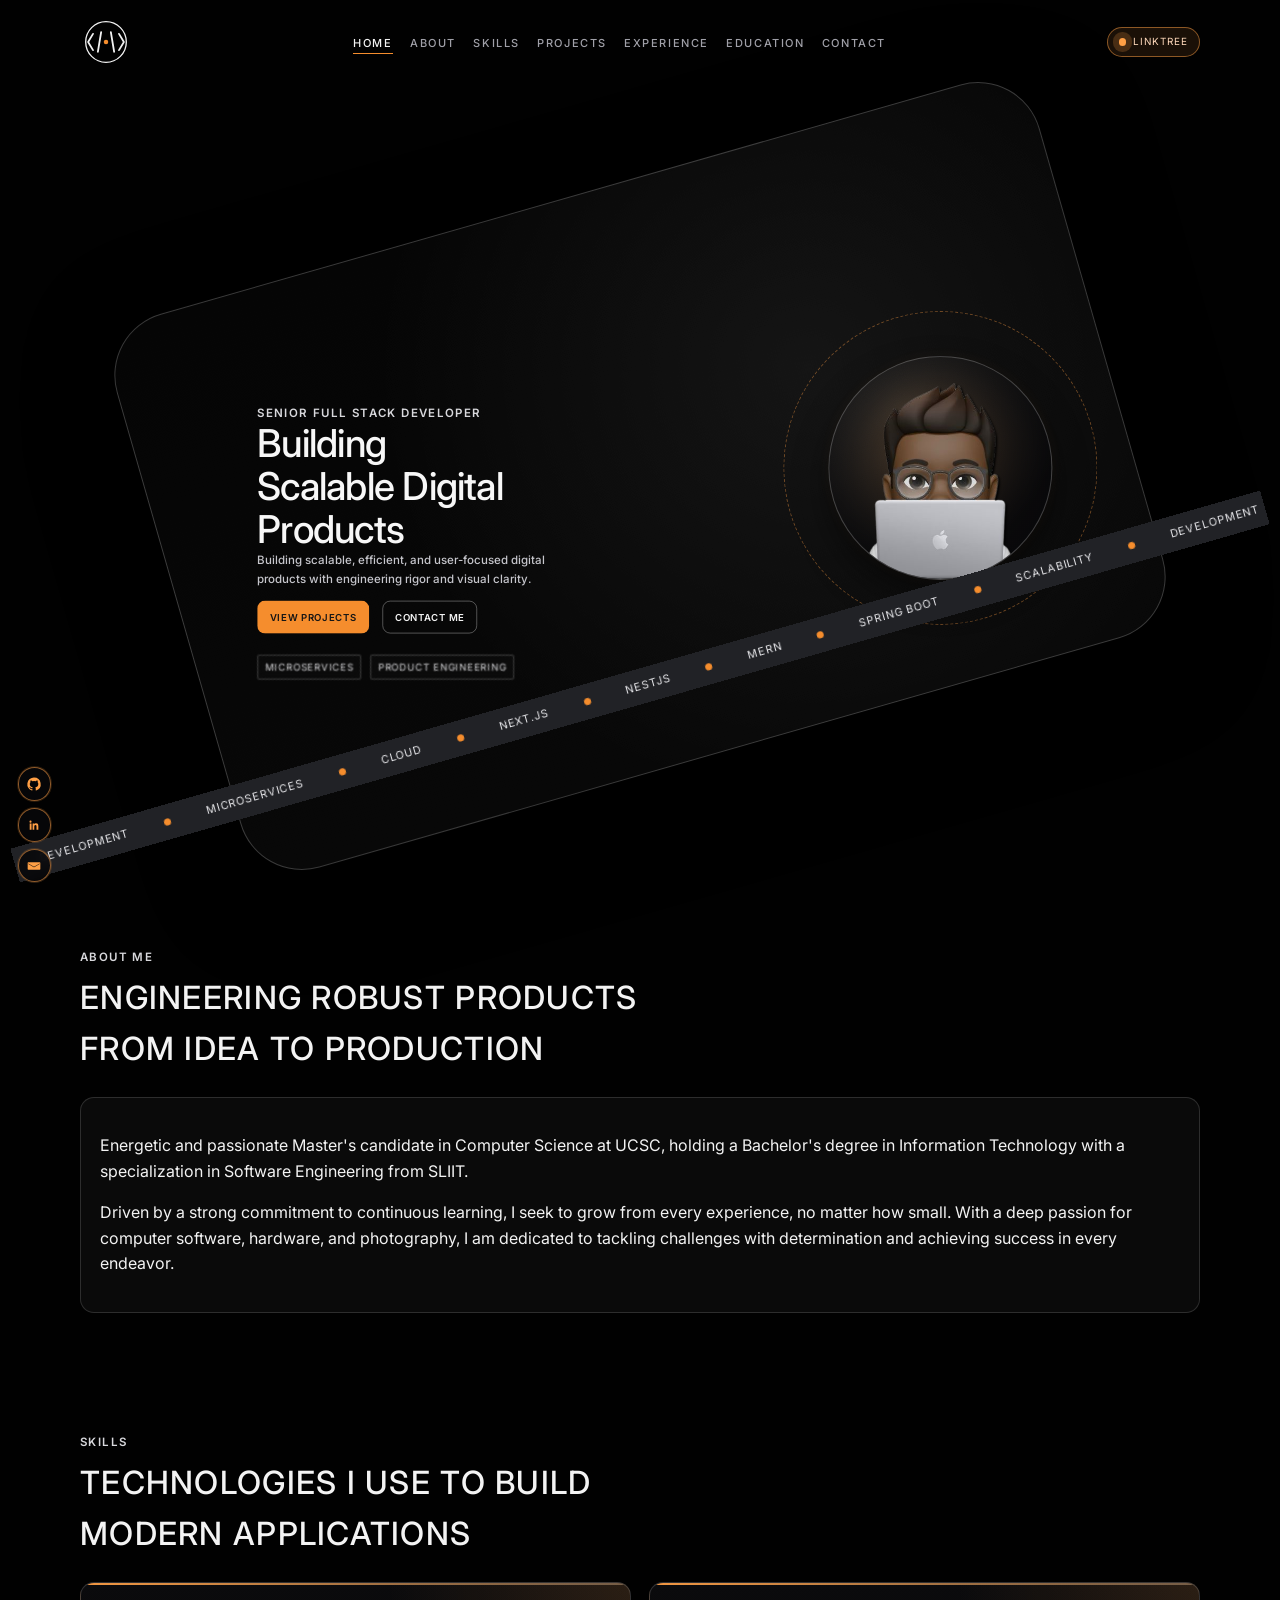
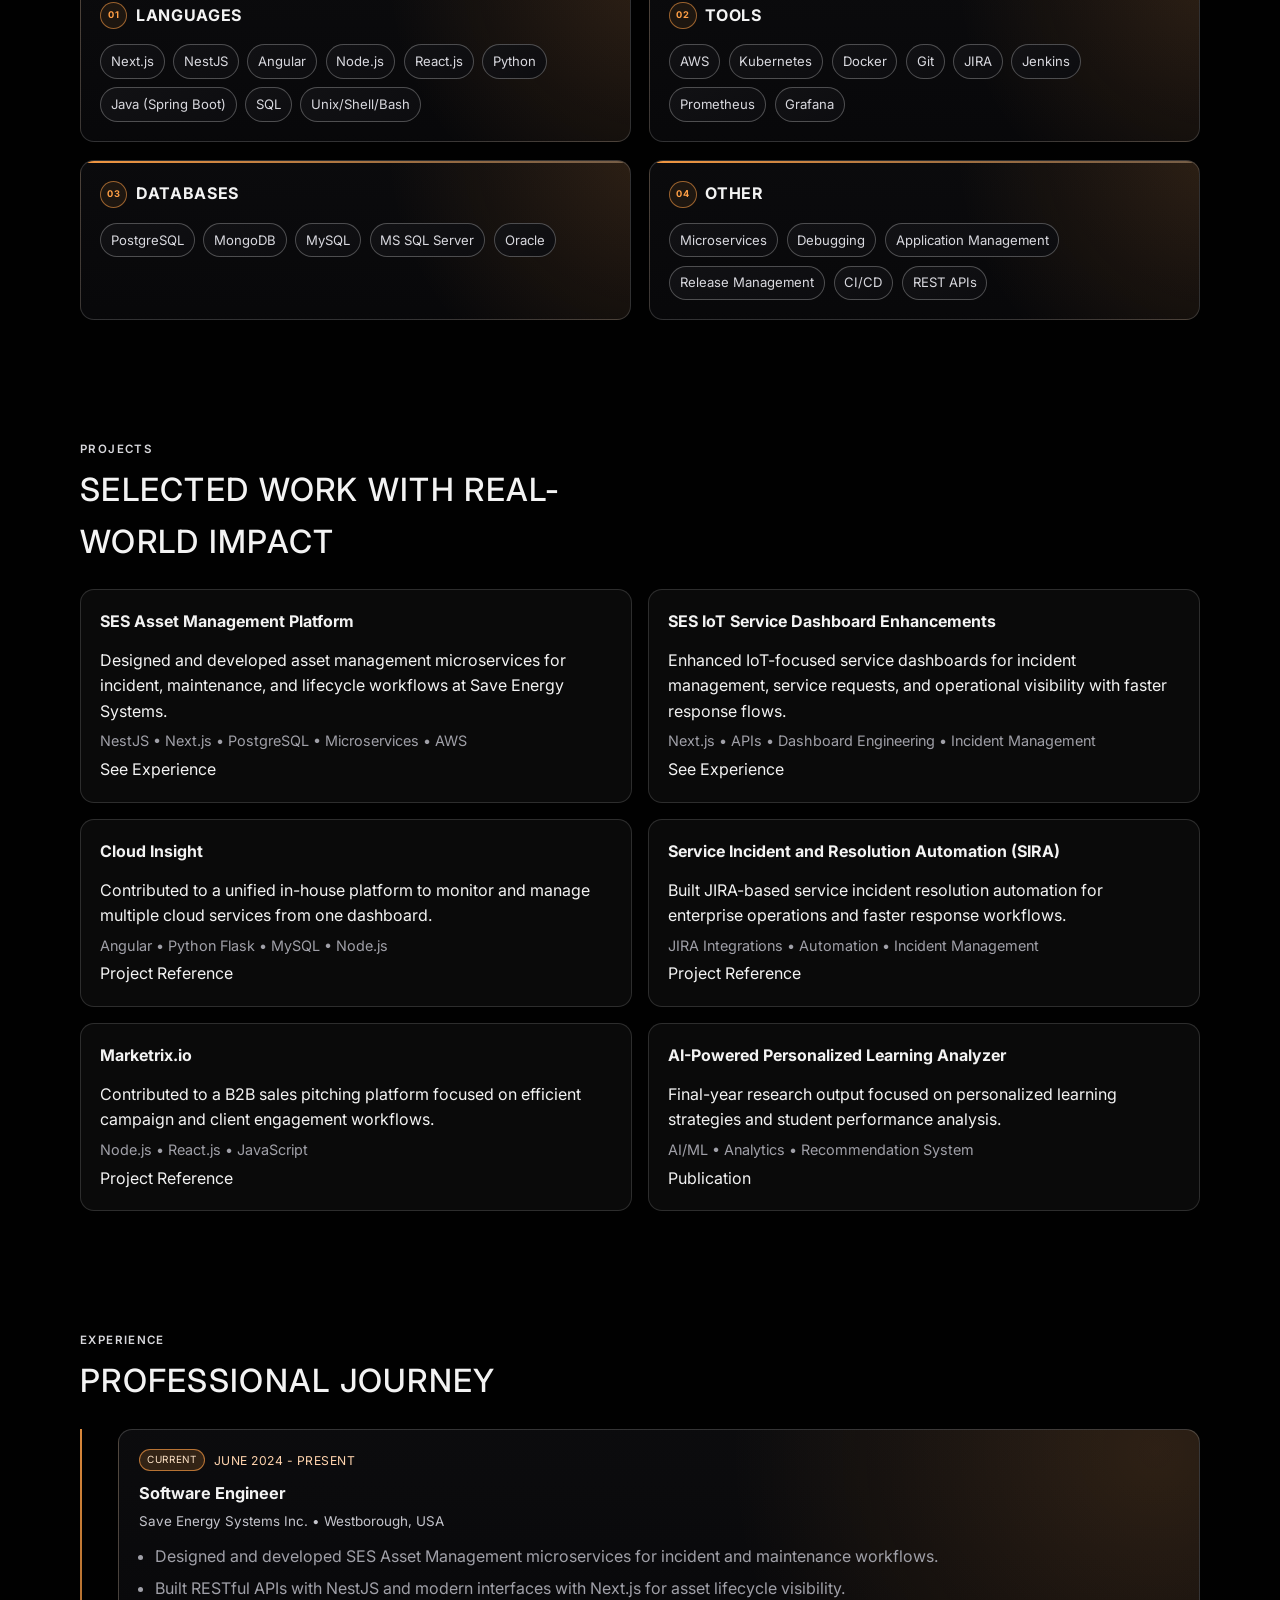
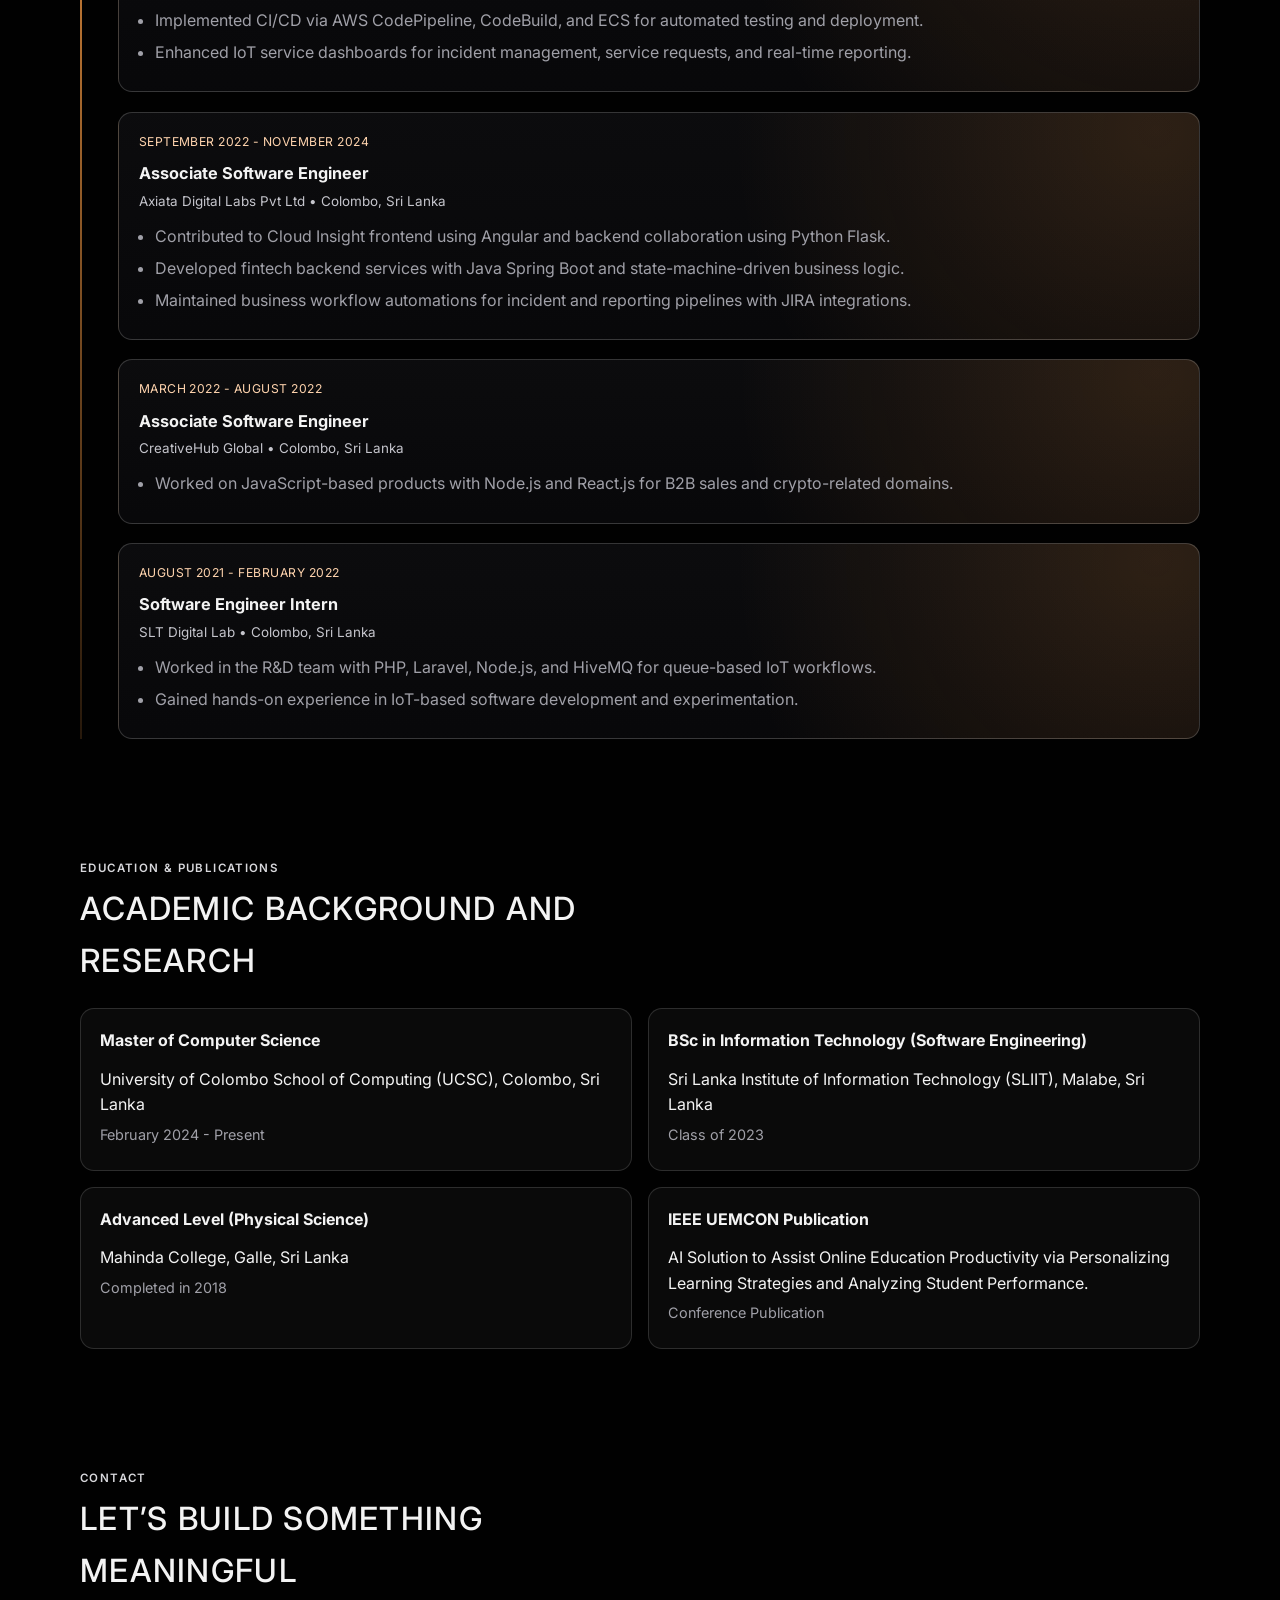
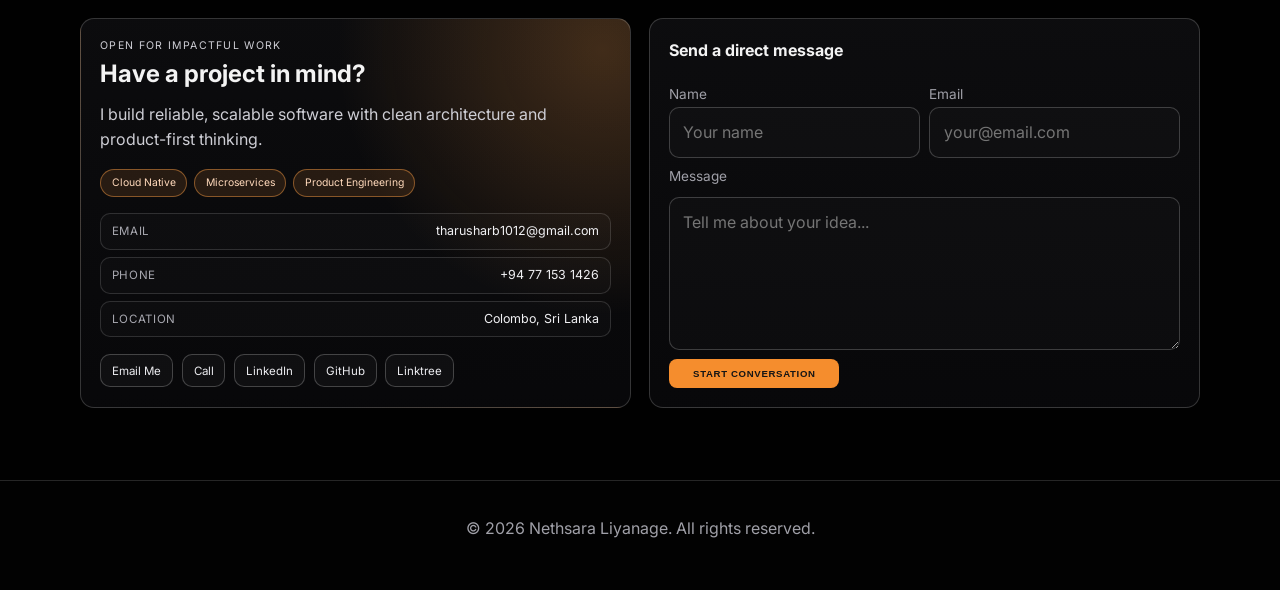
<file: index.html>
<!DOCTYPE html>
<html lang="en">
<head>
  <meta charset="utf-8">
  <meta name="viewport" content="width=device-width, initial-scale=1.0">
  <meta name="description" content="Nethsara Liyanage - Senior Full Stack Developer portfolio">
  <meta name="keywords" content="Nethsara Liyanage, Senior Full Stack Developer, Portfolio">
  <title>Nethsara Liyanage | Senior Full Stack Developer</title>
  <link rel="preconnect" href="https://fonts.googleapis.com">
  <link rel="preconnect" href="https://fonts.gstatic.com" crossorigin>
  <link href="https://fonts.googleapis.com/css2?family=Inter:wght@400;500;600;700;800&display=swap" rel="stylesheet">
  <link rel="stylesheet" href="css/modern-portfolio.css">
</head>
<body>
  <div class="site-loader" id="site-loader" aria-hidden="true">
    <div class="loader-ring"></div>
  </div>

  <header class="site-header" id="top">
    <nav class="navbar container" aria-label="Primary">
      <a class="brand" href="#top" aria-label="Nethsara Liyanage Home">
        <svg class="brand-icon" viewBox="0 0 64 64" role="img" aria-hidden="true">
          <circle cx="32" cy="32" r="25" fill="none" stroke="currentColor" stroke-width="1.6"></circle>
          <path d="M16 22l-6 10 6 10" fill="none" stroke="currentColor" stroke-width="2.2" stroke-linecap="round" stroke-linejoin="round"></path>
          <path d="M48 22l6 10-6 10" fill="none" stroke="currentColor" stroke-width="2.2" stroke-linecap="round" stroke-linejoin="round"></path>
          <path d="M26 20l-4 24M38 20l4 24" fill="none" stroke="currentColor" stroke-width="2.2" stroke-linecap="round"></path>
          <circle cx="32" cy="32" r="2.8" fill="#f58d2d"></circle>
        </svg>
      </a>
      <button class="menu-toggle" id="menu-toggle" aria-expanded="false" aria-controls="nav-links">
        <span class="menu-label">MENU</span>
        <span></span>
        <span></span>
      </button>
      <ul class="nav-links" id="nav-links">
        <li><a href="#hero">Home</a></li>
        <li><a href="#about">About</a></li>
        <li><a href="#skills">Skills</a></li>
        <li><a href="#projects">Projects</a></li>
        <li><a href="#experience">Experience</a></li>
        <li><a href="#education">Education</a></li>
        <li><a href="#contact">Contact</a></li>
      </ul>
      <a class="linktree-top" href="https://linktr.ee/nxtha.ln" target="_blank" rel="noopener noreferrer" aria-label="Open Linktree">
        <span class="linktree-dot"></span>
        <span>Linktree</span>
      </a>
    </nav>
  </header>

  <main>
    <section class="hero container reveal" id="hero">
      <div class="hero-frame">
        <div class="hero-content">
          <p class="eyebrow">Senior Full Stack Developer</p>
          <h1>Building Scalable Digital Products</h1>
          <h2>Building scalable, efficient, and user-focused digital products with engineering rigor and visual clarity.</h2>
          <div class="hero-actions">
            <a class="button button-primary" href="#projects">View Projects</a>
            <a class="button button-ghost" href="#contact">Contact Me</a>
          </div>
          <div class="hero-signature">
            <span>Microservices</span>
            <span>Product Engineering</span>
          </div>
        </div>
        <figure class="hero-avatar-wrap" aria-hidden="true">
          <span class="avatar-orbit"></span>
          <img class="hero-avatar" src="img/home-avatar.png" alt="">
        </figure>
      </div>

      <div class="ticker ticker-top" aria-hidden="true">
        <div class="ticker-track">
          <span>CREATIVE DESIGN</span>
          <span>UI/UX</span>
          <span>MARKETING</span>
          <span>MOTION</span>
          <span>ANIMATION</span>
          <span>BRANDING</span>
          <span>CREATIVE DESIGN</span>
          <span>UI/UX</span>
          <span>MARKETING</span>
          <span>MOTION</span>
          <span>ANIMATION</span>
          <span>BRANDING</span>
        </div>
      </div>

      <div class="ticker ticker-bottom" aria-hidden="true">
        <div class="ticker-track">
          <span>DEVELOPMENT</span>
          <span>MICROSERVICES</span>
          <span>CLOUD</span>
          <span>NEXT.JS</span>
          <span>NESTJS</span>
          <span>MERN</span>
          <span>SPRING BOOT</span>
          <span>SCALABILITY</span>
          <span>DEVELOPMENT</span>
          <span>MICROSERVICES</span>
          <span>CLOUD</span>
          <span>NEXT.JS</span>
          <span>NESTJS</span>
          <span>SCALABILITY</span>
          <span>ANGULAR</span>
          <span>PYTHON</span>
          <span>JAVA</span>
          <span>SQL</span>
          <span>UNIX</span>
          <span>BASH</span>
          <span>GIT</span>
          <span>JIRA</span>
          <span>JENKINS</span>
        </div>
      </div>
    </section>

    <section class="section container reveal" id="about">
      <div class="section-heading">
        <p class="eyebrow">About Me</p>
        <h3>Engineering robust products from idea to production</h3>
      </div>
      <article class="card glass">
        <p>
          Energetic and passionate Master's candidate in Computer Science at UCSC, holding a Bachelor's degree in
          Information Technology with a specialization in Software Engineering from SLIIT.
        </p>
        <p>
          Driven by a strong commitment to continuous learning, I seek to grow from every experience, no matter how small.
          With a deep passion for computer software, hardware, and photography, I am dedicated to tackling challenges with
          determination and achieving success in every endeavor.
        </p>
      </article>
    </section>

    <section class="section container reveal" id="skills">
      <div class="section-heading">
        <p class="eyebrow">Skills</p>
        <h3>Technologies I use to build modern applications</h3>
      </div>
      <div class="skills-grid creative-skills-grid">
        <article class="card skill-card">
          <h4><span class="skill-icon">01</span>Languages</h4>
          <ul class="tags">
            <li>Next.js</li>
            <li>NestJS</li>
            <li>Angular</li>
            <li>Node.js</li>
            <li>React.js</li>
            <li>Python</li>
            <li>Java (Spring Boot)</li>
            <li>SQL</li>
            <li>Unix/Shell/Bash</li>
          </ul>
        </article>
        <article class="card skill-card">
          <h4><span class="skill-icon">02</span>Tools</h4>
          <ul class="tags">
            <li>AWS</li>
            <li>Kubernetes</li>
            <li>Docker</li>
            <li>Git</li>
            <li>JIRA</li>
            <li>Jenkins</li>
            <li>Prometheus</li>
            <li>Grafana</li>
          </ul>
        </article>
        <article class="card skill-card">
          <h4><span class="skill-icon">03</span>Databases</h4>
          <ul class="tags">
            <li>PostgreSQL</li>
            <li>MongoDB</li>
            <li>MySQL</li>
            <li>MS SQL Server</li>
            <li>Oracle</li>
          </ul>
        </article>
        <article class="card skill-card">
          <h4><span class="skill-icon">04</span>Other</h4>
          <ul class="tags">
            <li>Microservices</li>
            <li>Debugging</li>
            <li>Application Management</li>
            <li>Release Management</li>
            <li>CI/CD</li>
            <li>REST APIs</li>
          </ul>
        </article>
      </div>
    </section>

    <section class="section container reveal" id="projects">
      <div class="section-heading">
        <p class="eyebrow">Projects</p>
        <h3>Selected work with real-world impact</h3>
      </div>
      <div class="projects-grid">
        <article class="card project-card">
          <h4>SES Asset Management Platform</h4>
          <p>Designed and developed asset management microservices for incident, maintenance, and lifecycle workflows at Save Energy Systems.</p>
          <p class="stack">NestJS • Next.js • PostgreSQL • Microservices • AWS</p>
          <a href="#experience">See Experience</a>
        </article>
        <article class="card project-card">
          <h4>SES IoT Service Dashboard Enhancements</h4>
          <p>Enhanced IoT-focused service dashboards for incident management, service requests, and operational visibility with faster response flows.</p>
          <p class="stack">Next.js • APIs • Dashboard Engineering • Incident Management</p>
          <a href="#experience">See Experience</a>
        </article>
        <article class="card project-card">
          <h4>Cloud Insight</h4>
          <p>Contributed to a unified in-house platform to monitor and manage multiple cloud services from one dashboard.</p>
          <p class="stack">Angular • Python Flask • MySQL • Node.js</p>
          <a href="https://nethsara.me/" target="_blank" rel="noopener noreferrer">Project Reference</a>
        </article>
        <article class="card project-card">
          <h4>Service Incident and Resolution Automation (SIRA)</h4>
          <p>Built JIRA-based service incident resolution automation for enterprise operations and faster response workflows.</p>
          <p class="stack">JIRA Integrations • Automation • Incident Management</p>
          <a href="https://nethsara.me/" target="_blank" rel="noopener noreferrer">Project Reference</a>
        </article>
        <article class="card project-card">
          <h4>Marketrix.io</h4>
          <p>Contributed to a B2B sales pitching platform focused on efficient campaign and client engagement workflows.</p>
          <p class="stack">Node.js • React.js • JavaScript</p>
          <a href="https://nethsara.me/" target="_blank" rel="noopener noreferrer">Project Reference</a>
        </article>
        <article class="card project-card">
          <h4>AI-Powered Personalized Learning Analyzer</h4>
          <p>Final-year research output focused on personalized learning strategies and student performance analysis.</p>
          <p class="stack">AI/ML • Analytics • Recommendation System</p>
          <a href="https://ieeexplore.ieee.org/" target="_blank" rel="noopener noreferrer">Publication</a>
        </article>
      </div>
    </section>

    <section class="section container reveal" id="experience">
      <div class="section-heading">
        <p class="eyebrow">Experience</p>
        <h3>Professional journey</h3>
      </div>
      <div class="timeline">
        <article class="card timeline-item">
          <p class="timeline-meta"><span class="timeline-badge">Current</span>June 2024 - Present</p>
          <h4>Software Engineer</h4>
          <p class="timeline-company">Save Energy Systems Inc. • Westborough, USA</p>
          <ul class="detail-list">
            <li>Designed and developed SES Asset Management microservices for incident and maintenance workflows.</li>
            <li>Built RESTful APIs with NestJS and modern interfaces with Next.js for asset lifecycle visibility.</li>
            <li>Implemented CI/CD via AWS CodePipeline, CodeBuild, and ECS for automated testing and deployment.</li>
            <li>Enhanced IoT service dashboards for incident management, service requests, and real-time reporting.</li>
          </ul>
        </article>
        <article class="card timeline-item">
          <p class="timeline-meta">September 2022 - November 2024</p>
          <h4>Associate Software Engineer</h4>
          <p class="timeline-company">Axiata Digital Labs Pvt Ltd • Colombo, Sri Lanka</p>
          <ul class="detail-list">
            <li>Contributed to Cloud Insight frontend using Angular and backend collaboration using Python Flask.</li>
            <li>Developed fintech backend services with Java Spring Boot and state-machine-driven business logic.</li>
            <li>Maintained business workflow automations for incident and reporting pipelines with JIRA integrations.</li>
          </ul>
        </article>
        <article class="card timeline-item">
          <p class="timeline-meta">March 2022 - August 2022</p>
          <h4>Associate Software Engineer</h4>
          <p class="timeline-company">CreativeHub Global • Colombo, Sri Lanka</p>
          <ul class="detail-list">
            <li>Worked on JavaScript-based products with Node.js and React.js for B2B sales and crypto-related domains.</li>
          </ul>
        </article>
        <article class="card timeline-item">
          <p class="timeline-meta">August 2021 - February 2022</p>
          <h4>Software Engineer Intern</h4>
          <p class="timeline-company">SLT Digital Lab • Colombo, Sri Lanka</p>
          <ul class="detail-list">
            <li>Worked in the R&D team with PHP, Laravel, Node.js, and HiveMQ for queue-based IoT workflows.</li>
            <li>Gained hands-on experience in IoT-based software development and experimentation.</li>
          </ul>
        </article>
      </div>
    </section>

    <section class="section container reveal" id="education">
      <div class="section-heading">
        <p class="eyebrow">Education & Publications</p>
        <h3>Academic background and research</h3>
      </div>
      <div class="projects-grid">
        <article class="card project-card">
          <h4>Master of Computer Science</h4>
          <p>University of Colombo School of Computing (UCSC), Colombo, Sri Lanka</p>
          <p class="stack">February 2024 - Present</p>
        </article>
        <article class="card project-card">
          <h4>BSc in Information Technology (Software Engineering)</h4>
          <p>Sri Lanka Institute of Information Technology (SLIIT), Malabe, Sri Lanka</p>
          <p class="stack">Class of 2023</p>
        </article>
        <article class="card project-card">
          <h4>Advanced Level (Physical Science)</h4>
          <p>Mahinda College, Galle, Sri Lanka</p>
          <p class="stack">Completed in 2018</p>
        </article>
        <article class="card project-card">
          <h4>IEEE UEMCON Publication</h4>
          <p>AI Solution to Assist Online Education Productivity via Personalizing Learning Strategies and Analyzing Student Performance.</p>
          <p class="stack">Conference Publication</p>
        </article>
      </div>
    </section>

    <section class="section container reveal" id="contact">
      <div class="section-heading">
        <p class="eyebrow">Contact</p>
        <h3>Let’s build something meaningful</h3>
      </div>
      <div class="contact-grid creative-contact-grid">
        <article class="card contact-showcase">
          <p class="contact-kicker">Open for impactful work</p>
          <h4>Have a project in mind?</h4>
          <p>I build reliable, scalable software with clean architecture and product-first thinking.</p>
          <div class="contact-highlights">
            <span>Cloud Native</span>
            <span>Microservices</span>
            <span>Product Engineering</span>
          </div>
          <ul class="contact-details-list">
            <li><span>Email</span><a href="mailto:tharusharb1012@gmail.com">tharusharb1012@gmail.com</a></li>
            <li><span>Phone</span><a href="tel:+94771531426">+94 77 153 1426</a></li>
            <li><span>Location</span><span>Colombo, Sri Lanka</span></li>
          </ul>
          <div class="contact-quick-links">
            <a href="mailto:tharusharb1012@gmail.com">Email Me</a>
            <a href="tel:+94771531426">Call</a>
            <a href="https://www.linkedin.com/in/nethsara-liyanage/" target="_blank" rel="noopener noreferrer">LinkedIn</a>
            <a href="https://github.com/nethsaraliyanage" target="_blank" rel="noopener noreferrer">GitHub</a>
            <a href="https://linktr.ee/nxtha.ln" target="_blank" rel="noopener noreferrer">Linktree</a>
          </div>
        </article>
        <form class="card contact-form contact-form-creative" action="#" method="post">
          <h4>Send a direct message</h4>
          <div class="contact-form-row">
            <div>
              <label for="name">Name</label>
              <input id="name" name="name" type="text" placeholder="Your name" required>
            </div>
            <div>
              <label for="email">Email</label>
              <input id="email" name="email" type="email" placeholder="your@email.com" required>
            </div>
          </div>
          <label for="message">Message</label>
          <textarea id="message" name="message" rows="5" placeholder="Tell me about your idea..." required></textarea>
          <button class="button button-primary contact-submit" type="submit">Start Conversation</button>
        </form>
      </div>
    </section>
  </main>

  <footer class="site-footer">
    <p>&copy; <span id="year"></span> Nethsara Liyanage. All rights reserved.</p>
  </footer>

  <nav class="floating-social" aria-label="Social media links">
    <a href="https://github.com/nethsaraliyanage" target="_blank" rel="noopener noreferrer" aria-label="GitHub">
      <svg class="social-icon" viewBox="0 0 24 24" role="img" aria-hidden="true">
        <path d="M12 2.3a10 10 0 0 0-3.16 19.5c.5.09.68-.22.68-.49v-1.73c-2.77.6-3.35-1.18-3.35-1.18-.46-1.15-1.1-1.45-1.1-1.45-.9-.6.07-.59.07-.59 1 .07 1.53 1.04 1.53 1.04.89 1.53 2.33 1.08 2.9.82.09-.65.35-1.08.63-1.33-2.2-.25-4.5-1.1-4.5-4.89 0-1.08.39-1.95 1.03-2.64-.11-.25-.45-1.26.1-2.63 0 0 .84-.27 2.75 1a9.5 9.5 0 0 1 5 0c1.91-1.27 2.75-1 2.75-1 .55 1.37.21 2.38.1 2.63.64.69 1.03 1.56 1.03 2.64 0 3.8-2.31 4.64-4.51 4.88.36.3.67.87.67 1.76v2.61c0 .27.18.58.69.49A10 10 0 0 0 12 2.3Z" fill="currentColor"></path>
      </svg>
    </a>
    <a href="https://www.linkedin.com/in/nethsara-liyanage/" target="_blank" rel="noopener noreferrer" aria-label="LinkedIn">
      <svg class="social-icon" viewBox="0 0 24 24" role="img" aria-hidden="true">
        <path d="M6.94 8.5A1.56 1.56 0 1 1 6.95 5.4a1.56 1.56 0 0 1 0 3.1ZM5.56 9.7h2.77V19H5.56V9.7Zm4.33 0h2.65V11h.04c.37-.7 1.27-1.45 2.61-1.45 2.79 0 3.31 1.84 3.31 4.24V19h-2.76v-4.62c0-1.1-.02-2.51-1.53-2.51-1.54 0-1.78 1.2-1.78 2.44V19H9.89V9.7Z" fill="currentColor"></path>
      </svg>
    </a>
    <a href="mailto:tharusharb1012@gmail.com" aria-label="Email">
      <svg class="social-icon" viewBox="0 0 24 24" role="img" aria-hidden="true">
        <path d="M3.5 6.5h17a1 1 0 0 1 1 1v9a1 1 0 0 1-1 1h-17a1 1 0 0 1-1-1v-9a1 1 0 0 1 1-1Zm0 1.7V9l8.26 4.87a.5.5 0 0 0 .48 0L20.5 9v-.8L12 12.95 3.5 8.2Z" fill="currentColor"></path>
      </svg>
    </a>
  </nav>

  <script src="js/modern-portfolio.js"></script>
</body>
</html>
</file>
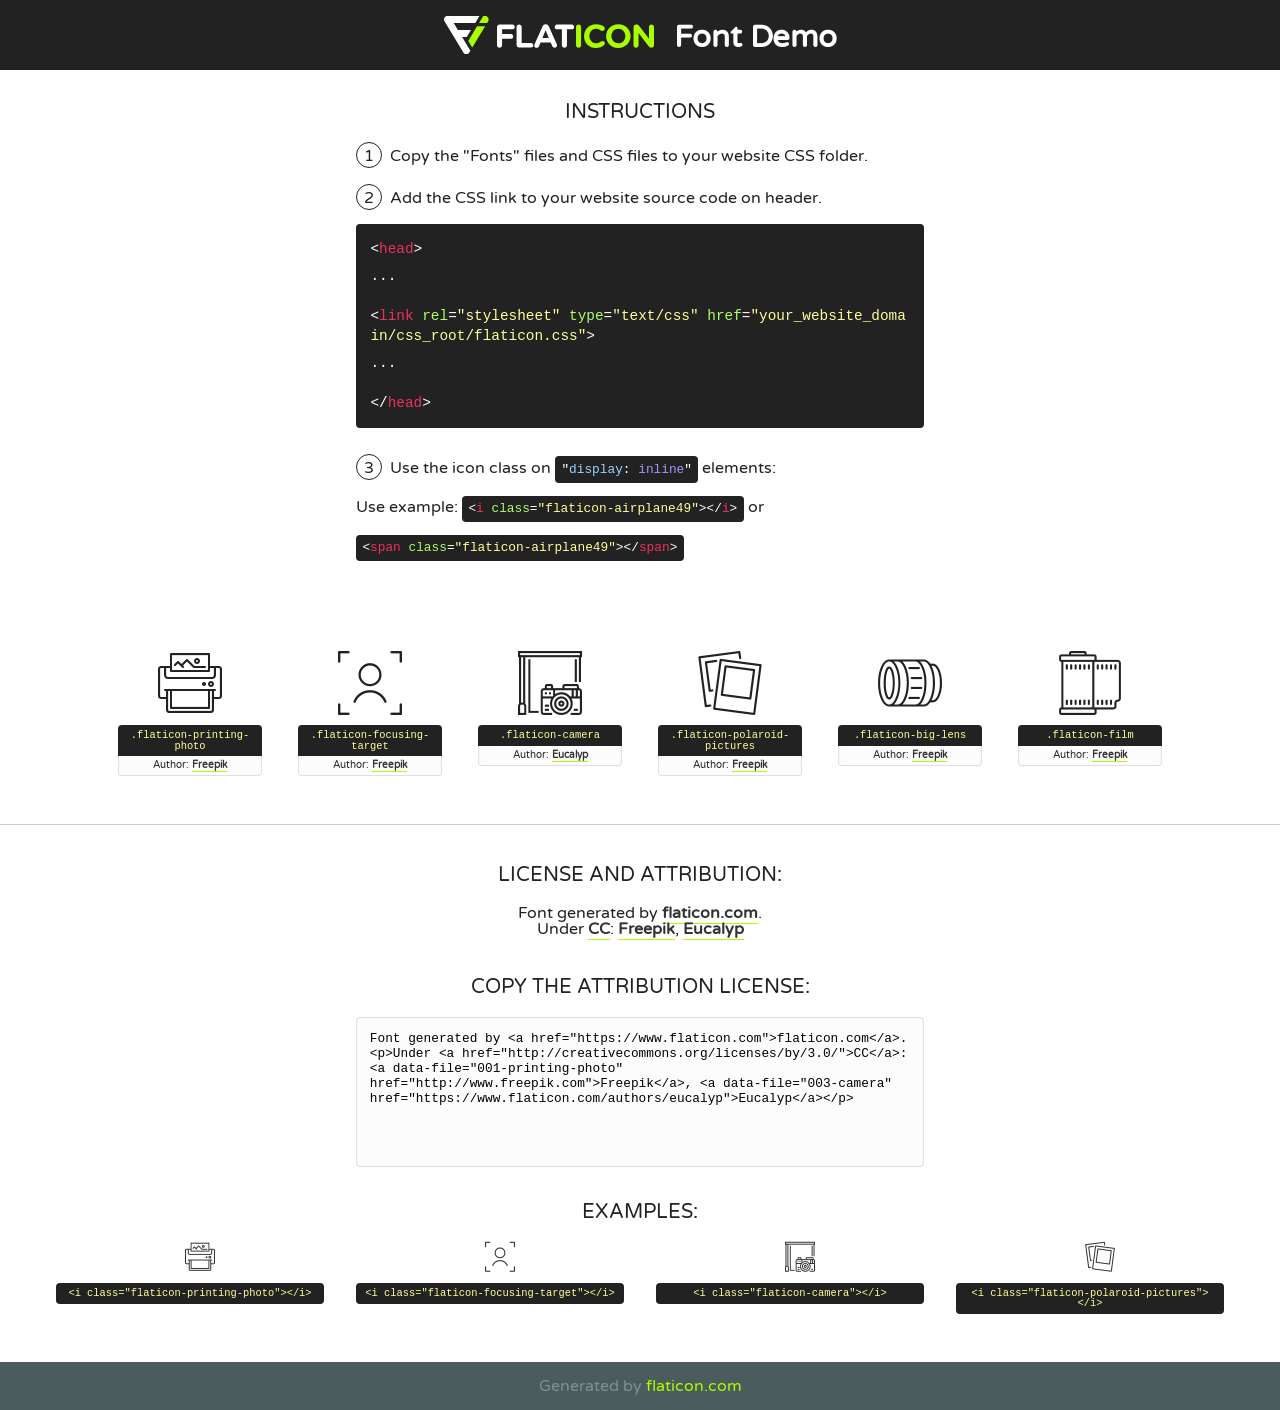
<file: photography/fonts/flaticon/font/flaticon.html>
<!DOCTYPE html>
<!--
  Flaticon icon font: Flaticon
  Creation date: 12/12/2018 14:43
-->
<html>
<!DOCTYPE html>
<html>

<head>
    <title>Flaticon WebFont</title>
    <link href="http://fonts.googleapis.com/css?family=Varela+Round" rel="stylesheet" type="text/css" />
    <link rel="stylesheet" type="text/css" href="flaticon.css">
    <meta charset="UTF-8">
    <style>
    html, body, div, span, applet, object, iframe,
    h1, h2, h3, h4, h5, h6, p, blockquote, pre,
    a, abbr, acronym, address, big, cite, code,
    del, dfn, em, img, ins, kbd, q, s, samp,
    small, strike, strong, sub, sup, tt, var,
    b, u, i, center,
    dl, dt, dd, ol, ul, li,
    fieldset, form, label, legend,
    table, caption, tbody, tfoot, thead, tr, th, td,
    article, aside, canvas, details, embed, 
    figure, figcaption, footer, header, hgroup, 
    menu, nav, output, ruby, section, summary,
    time, mark, audio, video {
        margin: 0;
        padding: 0;
        border: 0;
        font-size: 100%;
        font: inherit;
        vertical-align: baseline;
    }
    /* HTML5 display-role reset for older browsers */
    article, aside, details, figcaption, figure, 
    footer, header, hgroup, menu, nav, section {
        display: block;
    }
    body {
        line-height: 1;
    }
    ol, ul {
        list-style: none;
    }
    blockquote, q {
        quotes: none;
    }
    blockquote:before, blockquote:after,
    q:before, q:after {
        content: '';
        content: none;
    }
    table {
        border-collapse: collapse;
        border-spacing: 0;
    }
    body {
        font-family: 'Varela Round', Helvetica, Arial, sans-serif;
        font-size: 16px;
        color: #222;
    }
    a {
        color: #333;
        border-bottom: 1px solid #a9fd00;
        font-weight: bold;
        text-decoration: none;
    }
    * {
        -moz-box-sizing: border-box;
        -webkit-box-sizing: border-box;
        box-sizing: border-box;
        margin: 0;
        padding: 0;
    }
    [class^="flaticon-"]:before, [class*=" flaticon-"]:before, [class^="flaticon-"]:after, [class*=" flaticon-"]:after {
        font-family: Flaticon;
        font-size: 30px;
        font-style: normal;
        margin-left: 20px;
        color: #333;
    }
    .wrapper {
        max-width: 600px;
        margin: auto;
        padding: 0 1em;
    }
    .title {
        font-size: 1.25em;
        text-align: center;
        margin-bottom: 1em;
        text-transform: uppercase;
    }
    header {
        text-align: center;
        background-color: #222;
        color: #fff;
        padding: 1em;
    }
    header .logo {
        width: 210px;
        height: 38px;
        display: inline-block;
        vertical-align: middle;
        margin-right: 1em;
        border: none;
    }
    header strong {
        font-size: 1.95em;
        font-weight: bold;
        vertical-align: middle;
        margin-top: 5px;
        display: inline-block;
    }
    .demo {
        margin: 2em auto;
        line-height: 1.25em;
    }
    .demo ul li {
        margin-bottom: 1em;
    }
    .demo ul li .num {
        color: #222;
        border-radius: 20px;
        display: inline-block;
        width: 26px;
        padding: 3px;
        height: 26px;
        text-align: center;
        margin-right: 0.5em;
        border: 1px solid #222;
    }
    .demo ul li code {
        background-color: #222;
        border-radius: 4px;
        padding: 0.25em 0.5em;
        display: inline-block;
        color: #fff;
        font-family: Consolas,Monaco,Lucida Console,Liberation Mono,DejaVu Sans Mono,Bitstream Vera Sans Mono,Courier New, monospace;
        font-weight: lighter;
        margin-top: 1em;
        font-size: 0.8em;
        word-break: break-all;
    }
    .demo ul li code.big {
        padding: 1em;
        font-size: 0.9em;
    }
    .demo ul li code .red {
        color: #EF3159;
    }
    .demo ul li code .green {
        color: #ACFF65;
    }
    .demo ul li code .yellow {
        color: #FFFF99;
    }
    .demo ul li code .blue {
        color: #99D3FF;
    }
    .demo ul li code .purple {
        color: #A295FF;
    }
    .demo ul li code .dots {
        margin-top: 0.5em;
        display: block;
    }
    #glyphs {
        border-bottom: 1px solid #ccc;
        padding: 2em 0;
        text-align: center;
    }
    .glyph {
        display: inline-block;
        width: 9em;
        margin: 1em;
        text-align: center;
        vertical-align: top;
        background: #FFF;
    }
    .glyph .glyph-icon {
        padding: 10px;
        display: block;
        font-family:"Flaticon";
        font-size: 64px;
        line-height: 1;
    }
    .glyph .glyph-icon:before {
        font-size: 64px;
        color: #222;
        margin-left: 0;
    }
    .class-name {
        font-size: 0.65em;
        background-color: #222;
        color: #fff;
        border-radius: 4px 4px 0 0;
        padding: 0.5em;
        color: #FFFF99;
        font-family: Consolas,Monaco,Lucida Console,Liberation Mono,DejaVu Sans Mono,Bitstream Vera Sans Mono,Courier New, monospace;
    }
    .author-name {
        font-size: 0.6em;
        background-color: #fcfcfd;
        border: 1px solid #DEDEE4;
        border-top: 0;
        border-radius: 0 0 4px 4px;
        padding: 0.5em;
    }
    .class-name:last-child {
        font-size: 10px;
        color:#888;
    }
    .class-name:last-child a {
        font-size: 10px;
        color:#555;
    }
    .class-name:last-child a:hover {
        color:#a9fd00;
    }
    .glyph > input {
        display: block;
        width: 100px;
        margin: 5px auto;
        text-align: center;
        font-size: 12px;
        cursor: text;
    }
    .glyph > input.icon-input {
        font-family:"Flaticon";
        font-size: 16px;
        margin-bottom: 10px;
    }
    .attribution .title {
        margin-top: 2em;
    }
    .attribution textarea {
        background-color: #fcfcfd;
        padding: 1em;
        border: none;
        box-shadow: none;
        border: 1px solid #DEDEE4;
        border-radius: 4px;
        resize: none;
        width: 100%;
        height: 150px;
        font-size: 0.8em;
        font-family: Consolas,Monaco,Lucida Console,Liberation Mono,DejaVu Sans Mono,Bitstream Vera Sans Mono,Courier New, monospace;
        -webkit-appearance: none;
    }
    .iconsuse {
        margin: 2em auto;
        text-align: center;
        max-width: 1200px;
    }
    .iconsuse:after {
        content: '';
        display: table;
        clear: both;
    }
    .iconsuse .image {
        float: left;
        width: 25%;
        padding: 0 1em;
    }
    .iconsuse .image p {
        margin-bottom: 1em;
    }
    .iconsuse .image span {
        display: block;
        font-size: 0.65em;
        background-color: #222;
        color: #fff;
        border-radius: 4px;
        padding: 0.5em;
        color: #FFFF99;
        margin-top: 1em;
        font-family: Consolas,Monaco,Lucida Console,Liberation Mono,DejaVu Sans Mono,Bitstream Vera Sans Mono,Courier New, monospace;
    }
    #footer {
        text-align: center;
        background-color: #4C5B5C;
        color: #7c9192;
        padding: 1em;
    }
    #footer a {
        border: none;
        color: #a9fd00;
        font-weight: normal;
    }
    @media (max-width: 960px) {
        .iconsuse .image {
            width: 50%;
        }
    }
    @media (max-width: 560px) {
        .iconsuse .image {
            width: 100%;
        }
    }
    </style>
</head>

<body class="characters-off">

    <header>
        <a href="https://www.flaticon.com" target="_blank" class="logo">
            <svg version="1.1" xmlns="http://www.w3.org/2000/svg" xmlns:xlink="http://www.w3.org/1999/xlink" xmlns:a="http://ns.adobe.com/AdobeSVGViewerExtensions/3.0/" viewBox="0 0 560.875 102.036" enable-background="new 0 0 560.875 102.036" xml:space="preserve">
                <defs>
                </defs>
                <g>
                    <g class="letters">
                        <path fill="#ffffff" d="M141.596,29.675c0-3.777,2.985-6.767,6.764-6.767h34.438c3.426,0,6.15,2.728,6.15,6.15
                        c0,3.43-2.724,6.149-6.15,6.149h-27.674v13.091h23.719c3.429,0,6.151,2.724,6.151,6.15c0,3.43-2.723,6.149-6.151,6.149h-23.719
                        v17.574c0,3.773-2.986,6.761-6.764,6.761c-3.779,0-6.764-2.989-6.764-6.761V29.675z"></path>
                        <path fill="#ffffff" d="M193.844,29.149c0-3.781,2.985-6.767,6.764-6.767c3.776,0,6.763,2.985,6.763,6.767v42.957h25.039
                        c3.426,0,6.149,2.726,6.149,6.153c0,3.425-2.723,6.15-6.149,6.15h-31.802c-3.779,0-6.764-2.986-6.764-6.768V29.149z"></path>
                        <path fill="#ffffff" d="M241.891,75.71l21.438-48.407c1.492-3.341,4.215-5.357,7.906-5.357h0.792
                        c3.686,0,6.323,2.017,7.815,5.357l21.439,48.407c0.436,0.967,0.701,1.845,0.701,2.723c0,3.602-2.809,6.501-6.414,6.501
                        c-3.161,0-5.269-1.845-6.499-4.655l-4.132-9.661h-27.059l-4.301,10.102c-1.144,2.631-3.426,4.214-6.237,4.214
                        c-3.517,0-6.24-2.81-6.24-6.325C241.1,77.64,241.451,76.677,241.891,75.71z M279.932,58.666l-8.521-20.297l-8.526,20.297H279.932
                        z"></path>
                        <path fill="#ffffff" d="M314.864,35.387H301.86c-3.429,0-6.239-2.813-6.239-6.238c0-3.429,2.811-6.24,6.239-6.24h39.533
                        c3.426,0,6.237,2.811,6.237,6.24c0,3.425-2.811,6.238-6.237,6.238h-13.001v42.785c0,3.773-2.99,6.761-6.764,6.761
                        c-3.779,0-6.764-2.989-6.764-6.761V35.387z"></path>
                        <path fill="#A9FD00" d="M352.615,29.149c0-3.781,2.985-6.767,6.767-6.767c3.774,0,6.761,2.985,6.761,6.767v49.024
                        c0,3.773-2.987,6.761-6.761,6.761c-3.781,0-6.767-2.989-6.767-6.761V29.149z"></path>
                        <path fill="#A9FD00" d="M374.132,53.836v-0.179c0-17.481,13.178-31.801,32.065-31.801c9.22,0,15.459,2.458,20.557,6.238
                        c1.402,1.054,2.637,2.985,2.637,5.357c0,3.692-2.985,6.59-6.681,6.59c-1.845,0-3.071-0.702-4.044-1.319
                        c-3.776-2.813-7.729-4.393-12.562-4.393c-10.364,0-17.831,8.611-17.831,19.154v0.173c0,10.542,7.291,19.329,17.831,19.329
                        c5.715,0,9.492-1.756,13.359-4.834c1.049-0.874,2.458-1.491,4.039-1.491c3.429,0,6.325,2.813,6.325,6.236
                        c0,2.106-1.056,3.78-2.282,4.834c-5.539,4.834-12.036,7.733-21.878,7.733C387.572,85.464,374.132,71.493,374.132,53.836z"></path>
                        <path fill="#A9FD00" d="M433.009,53.836v-0.179c0-17.481,13.79-31.801,32.766-31.801c18.981,0,32.592,14.143,32.592,31.628v0.173
                        c0,17.483-13.785,31.807-32.769,31.807C446.625,85.464,433.009,71.32,433.009,53.836z M484.224,53.836v-0.179
                        c0-10.539-7.725-19.326-18.626-19.326c-10.893,0-18.449,8.611-18.449,19.154v0.173c0,10.542,7.73,19.329,18.626,19.329
                        C476.676,72.986,484.224,64.378,484.224,53.836z"></path>
                        <path fill="#A9FD00" d="M506.233,29.321c0-3.774,2.99-6.763,6.767-6.763h1.401c3.252,0,5.183,1.583,7.029,3.953l26.093,34.265
                        V29.059c0-3.692,2.99-6.677,6.681-6.677c3.683,0,6.671,2.985,6.671,6.677v48.934c0,3.78-2.987,6.765-6.764,6.765h-0.436
                        c-3.257,0-5.188-1.581-7.034-3.953l-27.056-35.492v32.944c0,3.687-2.985,6.676-6.678,6.676c-3.683,0-6.673-2.989-6.673-6.676
                        V29.321z"></path>
                    </g>
                    <g class="insignia">
                        <path fill="#ffffff" d="M48.372,56.137h12.517l11.156-18.537H37.186L25.688,18.539h57.825L94.668,0H9.271
                        C5.925,0,2.842,1.801,1.198,4.716c-1.644,2.907-1.593,6.482,0.134,9.343l50.38,83.501c1.678,2.781,4.689,4.476,7.938,4.476
                        c3.246,0,6.257-1.695,7.935-4.476l2.898-4.804L48.372,56.137z"></path>
                        <g class="i">
                            <path fill="#A9FD00" d="M93.575,18.539h0.031v0.004l21.652,0.004l2.705-4.488c1.727-2.861,1.778-6.436,0.133-9.343
                            C116.454,1.801,113.371,0,110.026,0h-5.294L93.575,18.539z"></path>
                            <polygon fill="#A9FD00" points="88.291,27.356 64.725,66.486 75.519,84.404 109.942,27.356"></polygon>
                        </g>
                    </g>
                </g>
            </svg>
        </a>
        <strong>Font Demo</strong>
    </header>


    <section class="demo wrapper">

        <p class="title">Instructions</p>

        <ul>
            <li>
                <span class="num">1</span>Copy the "Fonts" files and CSS files to your website CSS folder.
            </li>
            <li>
                <span class="num">2</span>Add the CSS link to your website source code on header.
                <code class="big">
                    &lt;<span class="red">head</span>&gt;
                    <br/><span class="dots">...</span>
                    <br/>&lt;<span class="red">link</span> <span class="green">rel</span>=<span class="yellow">"stylesheet"</span> <span class="green">type</span>=<span class="yellow">"text/css"</span> <span class="green">href</span>=<span class="yellow">"your_website_domain/css_root/flaticon.css"</span>&gt;
                    <br/><span class="dots">...</span>
                    <br/>&lt;/<span class="red">head</span>&gt;
                </code>
            </li>

            <li>
                <p>
                    <span class="num">3</span>Use the icon class on <code>"<span class="blue">display</span>:<span class="purple"> inline</span>"</code> elements:
                    <br />
                    Use example: <code>&lt;<span class="red">i</span> <span class="green">class</span>=<span class="yellow">&quot;flaticon-airplane49&quot;</span>&gt;&lt;/<span class="red">i</span>&gt;</code> or <code>&lt;<span class="red">span</span> <span class="green">class</span>=<span class="yellow">&quot;flaticon-airplane49&quot;</span>&gt;&lt;/<span class="red">span</span>&gt;</code>
            </li>
        </ul>

    </section>




   <section id="glyphs">          
    
      
        <div class="glyph"><div class="glyph-icon flaticon-printing-photo"></div>
            <div class="class-name">.flaticon-printing-photo</div>
            <div class="author-name">Author: <a data-file="001-printing-photo" href="http://www.freepik.com">Freepik</a> </div> 
        </div>        
        
        <div class="glyph"><div class="glyph-icon flaticon-focusing-target"></div>
            <div class="class-name">.flaticon-focusing-target</div>
            <div class="author-name">Author: <a data-file="002-focusing-target" href="http://www.freepik.com">Freepik</a> </div> 
        </div>        
        
        <div class="glyph"><div class="glyph-icon flaticon-camera"></div>
            <div class="class-name">.flaticon-camera</div>
            <div class="author-name">Author: <a data-file="003-camera" href="https://www.flaticon.com/authors/eucalyp">Eucalyp</a> </div> 
        </div>        
        
        <div class="glyph"><div class="glyph-icon flaticon-polaroid-pictures"></div>
            <div class="class-name">.flaticon-polaroid-pictures</div>
            <div class="author-name">Author: <a data-file="004-polaroid-pictures" href="http://www.freepik.com">Freepik</a> </div> 
        </div>        
        
        <div class="glyph"><div class="glyph-icon flaticon-big-lens"></div>
            <div class="class-name">.flaticon-big-lens</div>
            <div class="author-name">Author: <a data-file="005-big-lens" href="http://www.freepik.com">Freepik</a> </div> 
        </div>        
        
        <div class="glyph"><div class="glyph-icon flaticon-film"></div>
            <div class="class-name">.flaticon-film</div>
            <div class="author-name">Author: <a data-file="006-film" href="http://www.freepik.com">Freepik</a> </div> 
        </div>        
        

    </section>



    <section class="attribution wrapper"   style="text-align:center;">

      <div class="title">License and attribution:</div><div class="attrDiv">Font generated by <a href="https://www.flaticon.com">flaticon.com</a>. <div><p>Under <a href="http://creativecommons.org/licenses/by/3.0/">CC</a>: <a data-file="001-printing-photo" href="http://www.freepik.com">Freepik</a>, <a data-file="003-camera" href="https://www.flaticon.com/authors/eucalyp">Eucalyp</a></p>  </div>
      </div>
      <div class="title">Copy the Attribution License:</div>

    <textarea onclick="this.focus();this.select();">Font generated by &lt;a href=&quot;https://www.flaticon.com&quot;&gt;flaticon.com&lt;/a&gt;. <p>Under <a href="http://creativecommons.org/licenses/by/3.0/">CC</a>: <a data-file="001-printing-photo" href="http://www.freepik.com">Freepik</a>, <a data-file="003-camera" href="https://www.flaticon.com/authors/eucalyp">Eucalyp</a></p>  
     </textarea>

    </section>

    <section class="iconsuse">

          <div class="title">Examples:</div>            
             
            <div class="image">
                <p>
                    <i class="glyph-icon flaticon-printing-photo"></i> 
                    <span>&lt;i class=&quot;flaticon-printing-photo&quot;&gt;&lt;/i&gt;</span>
                </p>
            </div>
            
            <div class="image">
                <p>
                    <i class="glyph-icon flaticon-focusing-target"></i> 
                    <span>&lt;i class=&quot;flaticon-focusing-target&quot;&gt;&lt;/i&gt;</span>
                </p>
            </div>
            
            <div class="image">
                <p>
                    <i class="glyph-icon flaticon-camera"></i> 
                    <span>&lt;i class=&quot;flaticon-camera&quot;&gt;&lt;/i&gt;</span>
                </p>
            </div>
            
            <div class="image">
                <p>
                    <i class="glyph-icon flaticon-polaroid-pictures"></i> 
                    <span>&lt;i class=&quot;flaticon-polaroid-pictures&quot;&gt;&lt;/i&gt;</span>
                </p>
            </div>
                       
        </div>
                            
    </section>

<div id="footer">
    <div>Generated by <a href="https://www.flaticon.com">flaticon.com</a>
    </div>
</div>



</body>
</html>
</file>
<file: css/modern-portfolio.css>
:root {
  --bg-primary: #0f172a;
  --bg-secondary: #111827;
  --bg-card: #1f2933;
  --text-primary: #e5e7eb;
  --text-muted: #9ca3af;
  --accent: #38bdf8;
  --accent-2: #22d3ee;
  --accent-3: #818cf8;
  --accent-soft: rgba(56, 189, 248, 0.18);
  --border: rgba(148, 163, 184, 0.2);
  --shadow: 0 20px 40px rgba(2, 6, 23, 0.45);
}

*,
*::before,
*::after {
  box-sizing: border-box;
}

html {
  scroll-behavior: smooth;
}

body {
  margin: 0;
  font-family: "Inter", sans-serif;
  background:
    radial-gradient(60rem 36rem at -10% -12%, rgba(129, 140, 248, 0.18), transparent 60%),
    radial-gradient(58rem 34rem at 110% -14%, rgba(34, 211, 238, 0.16), transparent 60%),
    linear-gradient(180deg, #0a1324 0%, #0f172a 42%, #0b1220 100%);
  color: var(--text-primary);
  line-height: 1.6;
  position: relative;
  overflow-x: hidden;
}

body::before {
  content: "";
  position: fixed;
  inset: 0;
  background-image:
    linear-gradient(rgba(148, 163, 184, 0.06) 1px, transparent 1px),
    linear-gradient(90deg, rgba(148, 163, 184, 0.06) 1px, transparent 1px);
  background-size: 48px 48px;
  mask-image: radial-gradient(circle at center, black 35%, transparent 92%);
  pointer-events: none;
  z-index: -2;
}

a {
  color: var(--accent);
  text-decoration: none;
  transition: color 0.25s ease;
}

a:hover {
  color: #7dd3fc;
}

.container {
  width: min(1120px, calc(100% - 5rem));
  margin: 0 auto;
}

img,
svg {
  max-width: 100%;
}

.site-loader {
  position: fixed;
  inset: 0;
  display: grid;
  place-items: center;
  background: #020617;
  z-index: 1100;
  transition: opacity 0.35s ease, visibility 0.35s ease;
}

.site-loader.hidden {
  opacity: 0;
  visibility: hidden;
}

.loader-ring {
  width: 42px;
  height: 42px;
  border: 3px solid rgba(148, 163, 184, 0.25);
  border-top-color: var(--accent);
  border-radius: 50%;
  animation: spin 0.85s linear infinite;
}

.site-header {
  position: sticky;
  top: 0;
  z-index: 1000;
  backdrop-filter: blur(10px);
  background: rgba(7, 12, 24, 0.62);
  border-bottom: 1px solid transparent;
  transition: border-color 0.25s ease, background 0.25s ease;
}

.site-header.scrolled {
  border-color: var(--border);
  background: rgba(7, 12, 24, 0.86);
}

.navbar {
  min-height: 74px;
  display: flex;
  align-items: center;
  justify-content: space-between;
  gap: 1rem;
}

.brand {
  font-weight: 800;
  font-size: 1.1rem;
  letter-spacing: 0.08em;
  display: inline-flex;
  width: 42px;
  height: 42px;
  border-radius: 10px;
  align-items: center;
  justify-content: center;
  border: 1px solid rgba(129, 140, 248, 0.35);
  background:
    radial-gradient(circle at 25% 25%, rgba(129, 140, 248, 0.24), rgba(56, 189, 248, 0.04) 70%),
    rgba(15, 23, 42, 0.65);
  color: var(--text-primary);
  box-shadow: inset 0 0 24px rgba(34, 211, 238, 0.12);
}

.nav-links {
  display: flex;
  list-style: none;
  margin: 0;
  padding: 0;
  gap: 1.1rem;
}

.nav-links a {
  color: var(--text-muted);
  font-size: 0.95rem;
  font-weight: 500;
  position: relative;
  padding-bottom: 0.25rem;
}

.nav-links a::after {
  content: "";
  position: absolute;
  left: 0;
  bottom: 0;
  width: 100%;
  height: 2px;
  background: linear-gradient(90deg, var(--accent), var(--accent-3));
  transform: scaleX(0);
  transform-origin: left;
  transition: transform 0.22s ease;
}

.nav-links a:hover,
.nav-links a.active {
  color: var(--text-primary);
}

.nav-links a:hover::after,
.nav-links a.active::after {
  transform: scaleX(1);
}

.menu-toggle {
  display: none;
  border: 1px solid var(--border);
  background: transparent;
  color: var(--text-primary);
  padding: 0.35rem 0.5rem;
  border-radius: 10px;
  cursor: pointer;
}

.menu-toggle span {
  display: block;
  width: 18px;
  height: 2px;
  margin: 4px 0;
  background: var(--text-primary);
}

.hero {
  min-height: calc(100vh - 74px);
  display: flex;
  flex-direction: column;
  justify-content: center;
  gap: 1rem;
  padding: 4rem 0 3rem;
  position: relative;
}

.hero::after {
  content: "";
  position: absolute;
  right: 4%;
  top: 16%;
  width: clamp(180px, 22vw, 320px);
  aspect-ratio: 1;
  border-radius: 999px;
  background:
    radial-gradient(circle at 30% 30%, rgba(34, 211, 238, 0.35), rgba(56, 189, 248, 0.1) 40%, transparent 70%);
  filter: blur(4px);
  opacity: 0.8;
  pointer-events: none;
}

.eyebrow {
  margin: 0;
  color: var(--accent);
  font-size: 0.8rem;
  letter-spacing: 0.12em;
  text-transform: uppercase;
  font-weight: 600;
}

.hero h1 {
  margin: 0;
  font-size: clamp(2rem, 5vw, 4rem);
  line-height: 1.1;
  letter-spacing: -0.02em;
  max-width: 16ch;
  background: linear-gradient(95deg, #f8fafc 20%, #bae6fd 55%, #c7d2fe 100%);
  -webkit-background-clip: text;
  -webkit-text-fill-color: transparent;
  background-clip: text;
}

.hero h2 {
  margin: 0;
  max-width: 720px;
  font-weight: 500;
  font-size: clamp(1rem, 2vw, 1.3rem);
  color: var(--text-muted);
}

.hero-actions {
  display: flex;
  flex-wrap: wrap;
  gap: 0.85rem;
  margin-top: 0.8rem;
}

.hero-signature {
  margin-top: 1.3rem;
  display: flex;
  flex-wrap: wrap;
  gap: 0.55rem;
}

.hero-signature span {
  font-size: 0.78rem;
  letter-spacing: 0.08em;
  text-transform: uppercase;
  color: #cbd5e1;
  padding: 0.38rem 0.62rem;
  border: 1px solid rgba(56, 189, 248, 0.3);
  border-radius: 999px;
  background: rgba(15, 23, 42, 0.5);
  backdrop-filter: blur(6px);
}

.button {
  display: inline-flex;
  align-items: center;
  justify-content: center;
  border-radius: 12px;
  padding: 0.72rem 1.1rem;
  font-size: 0.95rem;
  font-weight: 600;
  border: 1px solid transparent;
  transition: transform 0.25s ease, border-color 0.25s ease, background 0.25s ease;
  cursor: pointer;
  box-shadow: 0 10px 24px rgba(8, 15, 30, 0.35);
}

.button:hover {
  transform: translateY(-2px);
}

.button-primary {
  background: linear-gradient(100deg, var(--accent) 10%, var(--accent-2) 45%, var(--accent-3) 100%);
  color: #07101f;
}

.button-primary:hover {
  filter: brightness(1.08);
}

.button-ghost {
  border-color: var(--border);
  color: var(--text-primary);
}

.button-ghost:hover {
  border-color: var(--accent);
  background: var(--accent-soft);
}

.section {
  padding: 1rem 0 4.5rem;
  position: relative;
}

.section-heading h3 {
  margin: 0.35rem 0 1.4rem;
  font-size: clamp(1.35rem, 3vw, 2rem);
  max-width: 24ch;
}

.card {
  background:
    linear-gradient(145deg, rgba(31, 41, 51, 0.9), rgba(17, 24, 39, 0.92)) padding-box,
    linear-gradient(130deg, rgba(34, 211, 238, 0.34), rgba(129, 140, 248, 0.25), rgba(56, 189, 248, 0.12)) border-box;
  border: 1px solid transparent;
  border-radius: 16px;
  padding: 1.2rem;
  box-shadow: var(--shadow);
  transition: transform 0.25s ease, box-shadow 0.25s ease;
  position: relative;
  overflow: hidden;
}

.card::before {
  content: "";
  position: absolute;
  inset: auto -35% -55% auto;
  width: 150px;
  height: 150px;
  background: radial-gradient(circle, rgba(56, 189, 248, 0.28), transparent 70%);
  opacity: 0.4;
  pointer-events: none;
}

.card:hover {
  transform: translateY(-4px);
  box-shadow: 0 24px 48px rgba(2, 6, 23, 0.58);
}

.glass {
  background: linear-gradient(135deg, rgba(31, 41, 51, 0.65), rgba(15, 23, 42, 0.55));
  backdrop-filter: blur(8px);
}

.skills-grid,
.projects-grid,
.contact-grid {
  display: grid;
  gap: 1rem;
}

.skills-grid {
  grid-template-columns: repeat(2, minmax(0, 1fr));
}

.projects-grid {
  grid-template-columns: repeat(2, minmax(0, 1fr));
}

.contact-grid {
  grid-template-columns: 1fr 1fr;
}

.card h4 {
  margin: 0 0 0.8rem;
}

.tags {
  list-style: none;
  margin: 0;
  padding: 0;
  display: flex;
  flex-wrap: wrap;
  gap: 0.45rem;
}

.tags li {
  background: linear-gradient(145deg, rgba(15, 23, 42, 0.85), rgba(12, 20, 36, 0.95));
  border: 1px solid rgba(125, 211, 252, 0.24);
  color: #cbd5e1;
  border-radius: 999px;
  padding: 0.36rem 0.62rem;
  font-size: 0.82rem;
  transition: transform 0.2s ease, border-color 0.2s ease;
}

.tags li:hover {
  transform: translateY(-2px);
  border-color: rgba(129, 140, 248, 0.55);
}

.project-card p {
  margin: 0.3rem 0;
}

.stack {
  color: var(--text-muted);
  font-size: 0.9rem;
}

.timeline {
  position: relative;
  display: grid;
  gap: 1rem;
}

.timeline::before {
  content: "";
  position: absolute;
  left: 0.5rem;
  top: 0;
  bottom: 0;
  width: 2px;
  background: linear-gradient(180deg, rgba(56, 189, 248, 0.7), rgba(129, 140, 248, 0.2));
}

.timeline-item {
  margin-left: 1.4rem;
  position: relative;
}

.timeline-item::before {
  content: "";
  position: absolute;
  left: -1.25rem;
  top: 0.6rem;
  width: 10px;
  height: 10px;
  border-radius: 50%;
  background: var(--accent);
  box-shadow: 0 0 0 4px rgba(56, 189, 248, 0.2);
}

.timeline-meta {
  margin: 0 0 0.35rem;
  color: var(--accent);
  font-size: 0.85rem;
}

.detail-list {
  margin: 0.4rem 0 0;
  padding-left: 1rem;
  color: #cbd5e1;
}

.detail-list li {
  margin-bottom: 0.4rem;
}

.contact-form {
  display: grid;
  gap: 0.55rem;
}

.contact-form label {
  font-size: 0.85rem;
  color: var(--text-muted);
}

.contact-form input,
.contact-form textarea {
  width: 100%;
  border: 1px solid var(--border);
  border-radius: 10px;
  padding: 0.72rem 0.82rem;
  font: inherit;
  color: var(--text-primary);
  background: rgba(15, 23, 42, 0.6);
  outline: none;
  transition: border-color 0.25s ease, box-shadow 0.25s ease;
}

.contact-details-list a,
.contact-details-list li > span:last-child {
  overflow-wrap: anywhere;
  word-break: break-word;
}

.contact-form input:focus,
.contact-form textarea:focus {
  border-color: var(--accent);
  box-shadow: 0 0 0 2px var(--accent-soft);
}

.site-footer {
  border-top: 1px solid var(--border);
  text-align: center;
  padding: 1.2rem 1rem 2rem;
  color: var(--text-muted);
  background: linear-gradient(180deg, transparent 0%, rgba(7, 12, 24, 0.5) 100%);
}

.reveal {
  opacity: 0;
  transform: translateY(16px);
  transition: opacity 0.55s ease, transform 0.55s ease;
}

.reveal.visible {
  opacity: 1;
  transform: translateY(0);
}

@keyframes spin {
  to {
    transform: rotate(360deg);
  }
}

@media (max-width: 900px) {
  .skills-grid,
  .projects-grid,
  .contact-grid {
    grid-template-columns: 1fr;
  }
}

@media (max-width: 760px) {
  .menu-toggle {
    display: inline-flex;
    flex-direction: column;
    align-items: center;
    justify-content: center;
  }

  .nav-links {
    position: absolute;
    top: 74px;
    right: 1.25rem;
    width: min(220px, 90vw);
    flex-direction: column;
    padding: 0.8rem;
    background: rgba(17, 24, 39, 0.95);
    border: 1px solid var(--border);
    border-radius: 14px;
    box-shadow: var(--shadow);
    opacity: 0;
    transform: translateY(-6px);
    pointer-events: none;
    transition: opacity 0.25s ease, transform 0.25s ease;
  }

  .nav-links.open {
    opacity: 1;
    transform: translateY(0);
    pointer-events: auto;
  }

  .hero {
    min-height: auto;
    padding-top: 3rem;
  }

  .hero::after {
    opacity: 0.45;
    right: -10%;
    top: 5%;
  }
}

/* Reference-inspired dark angular theme overrides */
:root {
  --bg-primary: #030303;
  --bg-secondary: #0a0a0a;
  --bg-card: #0b0b0d;
  --text-primary: #f3f3f3;
  --text-muted: #a0a0a8;
  --accent: #f58d2d;
  --accent-2: #ff9f45;
  --accent-3: #ffd2a5;
  --accent-soft: rgba(245, 141, 45, 0.2);
  --border: rgba(255, 255, 255, 0.14);
}

body {
  background: #010101;
}

body::before {
  display: none;
}

a {
  color: var(--text-primary);
}

.side-rail {
  position: fixed;
  z-index: 8;
  display: flex;
  gap: 0.6rem;
  font-size: 0.62rem;
  letter-spacing: 0.22em;
  text-transform: uppercase;
  color: #d7d7d7;
  opacity: 0.8;
}

.side-rail-left {
  left: 2.3rem;
  top: 52%;
  transform: translateY(-50%) rotate(-90deg);
  align-items: center;
}

.side-rail-left .dot {
  width: 5px;
  height: 5px;
  border-radius: 50%;
  background: var(--accent);
}

.side-rail-right {
  right: 1.6rem;
  top: 56%;
  transform: translateY(-50%) rotate(90deg);
}

.site-header {
  background: transparent;
  backdrop-filter: none;
  border-bottom: none;
}

.site-header.scrolled {
  border-bottom: 1px solid var(--border);
  background: rgba(0, 0, 0, 0.72);
}

.navbar {
  min-height: 84px;
}

.brand {
  width: 52px;
  height: 52px;
  display: inline-flex;
  align-items: center;
  justify-content: center;
  border: none;
  background: transparent;
  box-shadow: none;
  border-radius: 50%;
  color: #f2f2f2;
  transition: color 0.2s ease, transform 0.2s ease;
}

.brand:hover {
  color: var(--accent-2);
  transform: translateY(-1px);
}

.brand-icon {
  width: 100%;
  height: 100%;
}

.nav-links a {
  letter-spacing: 0.14em;
  text-transform: uppercase;
  font-size: 0.69rem;
}

.nav-links a::after {
  background: var(--accent);
  height: 1px;
}

.menu-toggle {
  border: none;
  padding: 0;
  display: none;
  flex-direction: row;
  gap: 0.3rem;
  align-items: center;
}

.menu-toggle .menu-label {
  font-size: 0.58rem;
  letter-spacing: 0.2em;
}

.menu-toggle span {
  width: 14px;
  margin: 0;
  background: #f2f2f2;
}

.menu-toggle .menu-label + span {
  margin-left: 0.4rem;
}

.linktree-top {
  display: inline-flex;
  align-items: center;
  gap: 0.45rem;
  padding: 0.38rem 0.68rem;
  border-radius: 999px;
  border: 1px solid rgba(255, 159, 69, 0.5);
  background: rgba(255, 159, 69, 0.1);
  color: #ffd9bb;
  text-transform: uppercase;
  letter-spacing: 0.1em;
  font-size: 0.62rem;
  transition: transform 0.2s ease, background 0.2s ease, border-color 0.2s ease;
}

.linktree-top:hover {
  transform: translateY(-1px);
  background: rgba(255, 159, 69, 0.2);
  border-color: var(--accent-2);
  color: #ffe7d0;
}

.linktree-dot {
  width: 0.44rem;
  height: 0.44rem;
  border-radius: 50%;
  background: var(--accent-2);
  box-shadow: 0 0 0 6px rgba(255, 159, 69, 0.2);
}

.hero {
  min-height: calc(100vh - 84px);
  display: grid;
  place-items: center;
  padding: 1rem 0 3rem;
}

.hero::after {
  display: none;
}

.hero-frame {
  width: min(960px, 92vw);
  min-height: min(64vh, 700px);
  border: 1px solid rgba(255, 255, 255, 0.2);
  border-radius: 64px;
  transform: rotate(-16deg);
  padding: clamp(1.8rem, 3.8vw, 3.4rem);
  background:
    radial-gradient(circle at 70% 40%, rgba(255, 255, 255, 0.06), transparent 58%),
    linear-gradient(180deg, #050505 0%, #080808 100%);
  box-shadow: 0 24px 90px rgba(0, 0, 0, 0.6);
  position: relative;
  overflow: hidden;
  display: flex;
  align-items: center;
}

.hero-content {
  transform: rotate(16deg);
  max-width: min(520px, 74%);
  margin-left: clamp(0.8rem, 3.2vw, 2.4rem);
  position: relative;
  z-index: 4;
}

.hero-avatar-wrap {
  position: absolute;
  right: clamp(1rem, 4vw, 3rem);
  bottom: clamp(2.2rem, 8vh, 4.6rem);
  width: clamp(150px, 24vw, 280px);
  aspect-ratio: 1 / 1;
  transform: rotate(16deg);
  margin: 0;
  z-index: 2;
  pointer-events: none;
}

.hero-avatar-wrap::before {
  content: "";
  position: absolute;
  inset: 8%;
  border-radius: 50%;
  background: radial-gradient(circle, rgba(255, 159, 69, 0.3), rgba(255, 159, 69, 0.04) 60%, transparent 75%);
  filter: blur(2px);
}

.avatar-orbit {
  position: absolute;
  inset: -6%;
  border-radius: 50%;
  border: 1px dashed rgba(255, 159, 69, 0.4);
  animation: slow-spin 18s linear infinite;
}

.hero-avatar {
  position: absolute;
  inset: 10%;
  width: 80%;
  height: 80%;
  object-fit: contain;
  border-radius: 50%;
  border: 1px solid rgba(255, 255, 255, 0.22);
  background: radial-gradient(circle at 35% 25%, rgba(255, 255, 255, 0.08), rgba(8, 8, 10, 0.9) 70%);
  box-shadow: 0 18px 36px rgba(0, 0, 0, 0.45);
}

.eyebrow {
  color: #d8d8dc;
  font-size: 0.72rem;
}

.hero h1 {
  background: none;
  -webkit-text-fill-color: currentColor;
  color: #f7f7f7;
  font-weight: 500;
  line-height: 1.12;
  max-width: 11ch;
  font-size: clamp(1.3rem, 3.2vw, 2.4rem);
}

.hero h2 {
  max-width: 44ch;
  color: #c6c6cc;
  font-size: clamp(0.72rem, 0.88vw, 0.82rem);
}

.hero-signature span {
  border: 1px solid rgba(255, 255, 255, 0.22);
  background: rgba(255, 255, 255, 0.02);
  color: #e1e1e4;
  border-radius: 2px;
  font-size: 0.6rem;
  padding: 0.24rem 0.42rem;
}

.button {
  border-radius: 8px;
  text-transform: uppercase;
  letter-spacing: 0.07em;
  font-size: 0.6rem;
  padding: 0.5rem 0.72rem;
  box-shadow: none;
}

.button-primary {
  background: var(--accent);
  color: #151515;
}

.button-ghost {
  border-color: rgba(255, 255, 255, 0.3);
}

.ticker {
  position: absolute;
  left: 50%;
  width: min(1300px, 165vw);
  transform: translateX(-50%) rotate(-16deg);
  background: #f8f8f8;
  color: #151515;
  overflow: hidden;
  z-index: 3;
  border-top: 1px solid #e9e9e9;
  border-bottom: 1px solid #dedede;
}

.ticker-top {
  display: none;
}

.ticker-bottom {
  bottom: 24%;
  background: #212226;
  color: #ebebee;
  border: none;
}

.ticker-track {
  display: flex;
  gap: 2.3rem;
  white-space: nowrap;
  width: max-content;
  padding: 0.56rem 1.6rem;
  animation: ticker-scroll 26s linear infinite;
  font-size: 0.68rem;
  letter-spacing: 0.08em;
  text-transform: uppercase;
}

.ticker-track span::after {
  content: "";
  display: inline-block;
  width: 7px;
  height: 7px;
  border-radius: 50%;
  background: var(--accent);
  margin-left: 2.3rem;
  vertical-align: middle;
}

.section {
  padding-top: 3rem;
}

main section[id] {
  scroll-margin-top: 100px;
}

.section-heading h3 {
  text-transform: uppercase;
  letter-spacing: 0.04em;
  font-weight: 500;
  max-width: 28ch;
  display: -webkit-box;
  -webkit-line-clamp: 2;
  -webkit-box-orient: vertical;
  overflow: hidden;
}

.card {
  background: #0a0a0a;
  border: 1px solid rgba(255, 255, 255, 0.14);
  border-radius: 14px;
  box-shadow: none;
}

.card::before {
  display: none;
}

.stack,
.timeline-meta,
.contact-form label,
.detail-list {
  color: var(--text-muted);
}

.timeline::before {
  background: linear-gradient(180deg, rgba(255, 255, 255, 0.3), rgba(255, 255, 255, 0.1));
}

.timeline-item::before {
  background: var(--accent);
  box-shadow: 0 0 0 5px rgba(245, 141, 45, 0.18);
}

.tags li {
  background: #121212;
  border-color: rgba(255, 255, 255, 0.18);
}

.site-footer {
  background: #020202;
}

.creative-skills-grid {
  gap: 1.15rem;
}

#skills .skill-card {
  position: relative;
  overflow: hidden;
  border: 1px solid rgba(255, 255, 255, 0.16);
  border-radius: 14px;
  background:
    radial-gradient(circle at 105% -10%, rgba(255, 159, 69, 0.15), transparent 45%),
    linear-gradient(180deg, rgba(11, 11, 13, 0.98), rgba(8, 8, 10, 0.98));
}

#skills .skill-card::after {
  content: "";
  position: absolute;
  left: 0;
  right: 0;
  top: 0;
  height: 2px;
  background: linear-gradient(90deg, rgba(255, 159, 69, 0.95), rgba(255, 210, 165, 0.35));
}

#skills .skill-card h4 {
  display: flex;
  align-items: center;
  gap: 0.55rem;
  margin-bottom: 0.95rem;
  letter-spacing: 0.04em;
  text-transform: uppercase;
}

#skills .skill-icon {
  width: 1.7rem;
  height: 1.7rem;
  border-radius: 50%;
  border: 1px solid rgba(255, 159, 69, 0.55);
  color: var(--accent-2);
  background: rgba(255, 159, 69, 0.08);
  display: inline-flex;
  align-items: center;
  justify-content: center;
  font-size: 0.58rem;
  font-weight: 700;
}

#skills .skill-card .tags {
  gap: 0.52rem;
}

#skills .skill-card .tags li {
  border-color: rgba(255, 255, 255, 0.26);
  color: #d9d9df;
  border-radius: 999px;
  background:
    linear-gradient(145deg, rgba(19, 19, 22, 0.92), rgba(13, 13, 16, 0.98));
}

#skills .skill-card .tags li:hover {
  border-color: rgba(255, 159, 69, 0.75);
  background: rgba(255, 159, 69, 0.12);
  color: #ffe2c7;
  transform: translateY(-2px);
}

.floating-social {
  position: fixed;
  left: 1.1rem;
  bottom: 1.1rem;
  z-index: 1010;
  display: grid;
  gap: 0.45rem;
}

.floating-social a {
  width: 2.1rem;
  height: 2.1rem;
  display: inline-flex;
  align-items: center;
  justify-content: center;
  border: 1px solid rgba(255, 159, 69, 0.55);
  border-radius: 999px;
  background: rgba(8, 8, 10, 0.86);
  color: var(--accent-2);
  backdrop-filter: blur(6px);
  box-shadow: 0 0 0 1px rgba(255, 159, 69, 0.16);
  transition: transform 0.2s ease, border-color 0.2s ease, background 0.2s ease, color 0.2s ease;
}

.floating-social a:hover {
  transform: translateY(-1px);
  border-color: var(--accent-2);
  background: rgba(255, 159, 69, 0.16);
  color: #ffd9b8;
}

.social-icon {
  width: 1rem;
  height: 1rem;
}

#contact .creative-contact-grid {
  gap: 1.15rem;
}

#contact .contact-showcase {
  position: relative;
  background:
    radial-gradient(circle at 95% 8%, rgba(255, 159, 69, 0.22), transparent 42%),
    linear-gradient(180deg, rgba(12, 12, 14, 0.98), rgba(8, 8, 10, 0.98));
  border: 1px solid rgba(255, 255, 255, 0.18);
}

#contact .contact-kicker {
  margin: 0 0 0.55rem;
  text-transform: uppercase;
  letter-spacing: 0.12em;
  font-size: 0.66rem;
  color: var(--accent-2);
}

#contact .contact-showcase h4 {
  margin: 0 0 0.5rem;
  font-size: clamp(1.1rem, 2.2vw, 1.5rem);
}

#contact .contact-showcase p {
  margin: 0;
  color: #ceced5;
  max-width: 46ch;
}

#contact .contact-highlights {
  display: flex;
  flex-wrap: wrap;
  gap: 0.45rem;
  margin-top: 1rem;
}

#contact .contact-highlights span {
  border: 1px solid rgba(255, 159, 69, 0.45);
  border-radius: 999px;
  padding: 0.3rem 0.65rem;
  font-size: 0.65rem;
  color: #ffd9bb;
  background: rgba(255, 159, 69, 0.12);
}

#contact .contact-details-list {
  list-style: none;
  margin: 1rem 0 0;
  padding: 0;
  display: grid;
  gap: 0.45rem;
}

#contact .contact-details-list li {
  display: flex;
  justify-content: space-between;
  align-items: center;
  gap: 0.9rem;
  padding: 0.46rem 0.65rem;
  border: 1px solid rgba(255, 255, 255, 0.14);
  border-radius: 10px;
  background: rgba(255, 255, 255, 0.02);
}

#contact .contact-details-list li > span:first-child {
  color: #a8a8b0;
  font-size: 0.72rem;
  text-transform: uppercase;
  letter-spacing: 0.06em;
}

#contact .contact-details-list a,
#contact .contact-details-list li > span:last-child {
  color: #f0f0f3;
  font-size: 0.78rem;
}

#contact .contact-quick-links {
  display: flex;
  flex-wrap: wrap;
  gap: 0.55rem;
  margin-top: 1.05rem;
}

#contact .contact-quick-links a {
  border: 1px solid rgba(255, 255, 255, 0.22);
  border-radius: 10px;
  padding: 0.4rem 0.68rem;
  font-size: 0.72rem;
  color: #ececf0;
  background: rgba(255, 255, 255, 0.03);
  transition: border-color 0.2s ease, background 0.2s ease, transform 0.2s ease;
}

#contact .contact-quick-links a:hover {
  border-color: var(--accent-2);
  background: rgba(255, 159, 69, 0.14);
  transform: translateY(-1px);
}

#contact .contact-form-creative {
  border: 1px solid rgba(255, 255, 255, 0.18);
  background:
    linear-gradient(180deg, rgba(13, 13, 15, 0.97), rgba(8, 8, 10, 0.97));
}

#contact .contact-form-creative h4 {
  margin: 0 0 0.55rem;
  font-size: 1rem;
}

#contact .contact-form-row {
  display: grid;
  grid-template-columns: 1fr 1fr;
  gap: 0.6rem;
}

#contact .contact-form-creative input,
#contact .contact-form-creative textarea {
  background: rgba(255, 255, 255, 0.02);
  border-color: rgba(255, 255, 255, 0.2);
}

#contact .contact-form-creative input:focus,
#contact .contact-form-creative textarea:focus {
  border-color: var(--accent-2);
  box-shadow: 0 0 0 2px rgba(255, 159, 69, 0.2);
}

#contact .contact-submit {
  justify-self: start;
  min-width: 170px;
}

/* Enhanced experience timeline */
#experience .timeline {
  position: relative;
  gap: 1.2rem;
  padding-left: 1.2rem;
}

#experience .timeline::before {
  left: 0;
  width: 2px;
  background: linear-gradient(180deg, rgba(255, 159, 69, 0.85), rgba(255, 159, 69, 0.15));
}

#experience .timeline-item {
  margin-left: 1.2rem;
  border: 1px solid rgba(255, 255, 255, 0.18);
  background:
    radial-gradient(circle at 96% 8%, rgba(255, 159, 69, 0.14), transparent 40%),
    linear-gradient(180deg, rgba(12, 12, 14, 0.98), rgba(8, 8, 10, 0.98));
}

#experience .timeline-item::before {
  left: -1.58rem;
  top: 1.1rem;
  width: 12px;
  height: 12px;
  background: #0d0d0f;
  border: 2px solid var(--accent-2);
  box-shadow: 0 0 0 6px rgba(255, 159, 69, 0.15);
}

#experience .timeline-meta {
  display: flex;
  align-items: center;
  gap: 0.55rem;
  margin-bottom: 0.55rem;
  color: #ffd4ae;
  font-size: 0.76rem;
  letter-spacing: 0.04em;
  text-transform: uppercase;
}

#experience .timeline-badge {
  border: 1px solid rgba(255, 159, 69, 0.65);
  background: rgba(255, 159, 69, 0.16);
  color: #ffe4c8;
  border-radius: 999px;
  padding: 0.14rem 0.48rem;
  font-size: 0.62rem;
  letter-spacing: 0.06em;
}

#experience .timeline-item h4 {
  margin: 0 0 0.3rem;
  font-size: 1.02rem;
}

#experience .timeline-company {
  margin: 0 0 0.72rem;
  color: #c5c5cc;
  font-size: 0.84rem;
}

#experience .detail-list {
  margin-top: 0.2rem;
}

@keyframes ticker-scroll {
  0% {
    transform: translateX(0);
  }
  100% {
    transform: translateX(-50%);
  }
}

@keyframes slow-spin {
  to {
    transform: rotate(360deg);
  }
}

@media (max-width: 1100px) {
  .side-rail {
    display: none;
  }
}

@media (max-width: 900px) {
  .hero-frame {
    transform: rotate(-12deg);
    border-radius: 40px;
  }

  .hero-content {
    transform: rotate(12deg);
    max-width: 88%;
    margin-left: clamp(0.7rem, 2vw, 1.3rem);
  }

  .ticker {
    transform: translateX(-50%) rotate(-12deg);
  }

  .hero-avatar-wrap {
    right: 0.4rem;
    bottom: 1.8rem;
    width: clamp(120px, 26vw, 190px);
    transform: rotate(12deg);
  }
}

@media (max-width: 760px) {
  .menu-toggle {
    display: inline-flex;
  }

  .brand {
    width: 44px;
    height: 44px;
  }

  .menu-toggle .menu-label {
    display: none;
  }

  .linktree-top {
    display: none;
  }

  .nav-links {
    top: 68px;
    left: 1rem;
    right: 1rem;
    width: auto;
    max-height: calc(100vh - 92px);
    overflow-y: auto;
    border-radius: 10px;
    background: rgba(6, 6, 6, 0.95);
  }

  .hero {
    min-height: auto;
    padding-top: 1rem;
  }

  .container {
    width: min(1120px, calc(100% - 2rem));
  }

  .hero-frame {
    transform: none;
    border-radius: 28px;
    width: min(720px, 100%);
    min-height: auto;
    padding: 1.5rem 1.1rem 1.6rem;
  }

  .hero h1 {
    font-size: clamp(1.35rem, 7vw, 1.9rem);
  }

  .hero h2 {
    font-size: clamp(0.8rem, 3.6vw, 0.95rem);
  }

  .hero-content {
    transform: none;
    max-width: 100%;
    margin-left: 0;
  }

  .hero-avatar-wrap {
    position: relative;
    right: auto;
    bottom: auto;
    transform: none;
    width: min(180px, 52vw);
    margin: 0.6rem auto 0;
  }

  .ticker {
    position: static;
    width: 100%;
    transform: none;
    margin-top: 0.8rem;
    overflow: hidden;
  }

  .ticker-bottom {
    margin-top: 0.4rem;
  }

  .floating-social {
    right: 0.75rem;
    left: auto;
    bottom: 0.75rem;
    z-index: 1005;
    gap: 0.35rem;
  }

  .floating-social a {
    width: 1.9rem;
    height: 1.9rem;
  }

  .social-icon {
    width: 0.9rem;
    height: 0.9rem;
  }

  .button {
    width: 100%;
  }

  .hero-actions {
    width: 100%;
  }

  #contact .contact-form-row {
    grid-template-columns: 1fr;
  }

  #contact .contact-details-list li {
    flex-direction: column;
    align-items: flex-start;
  }

  #experience .timeline {
    padding-left: 0.7rem;
  }

  #experience .timeline-item {
    margin-left: 0.8rem;
  }

  #experience .timeline-item::before {
    left: -1.18rem;
  }
}

@media (max-width: 480px) {
  .container {
    width: calc(100% - 1.25rem);
  }

  .navbar {
    min-height: 68px;
    gap: 0.5rem;
  }

  .brand {
    width: 40px;
    height: 40px;
  }

  .nav-links {
    top: 62px;
    left: 0.625rem;
    right: 0.625rem;
    padding: 0.7rem;
  }

  .hero {
    padding-bottom: 2rem;
  }

  .hero-frame {
    border-radius: 20px;
    padding: 1.15rem 0.9rem 1.25rem;
  }

  .hero-avatar-wrap {
    width: min(160px, 58vw);
  }

  .ticker-track {
    gap: 1.2rem;
    padding: 0.5rem 0.9rem;
    font-size: 0.62rem;
  }

  .ticker-track span::after {
    margin-left: 1.2rem;
  }

  .section {
    padding-top: 2rem;
    padding-bottom: 3.25rem;
  }

  .card {
    padding: 1rem;
  }

  #contact .contact-quick-links a {
    flex: 1 1 calc(50% - 0.3rem);
    text-align: center;
  }

  #contact .contact-submit {
    width: 100%;
    min-width: 0;
    justify-self: stretch;
  }
}
</file>
<file: photography/fonts/flaticon/font/flaticon.css>
/*
  	Flaticon icon font: Flaticon
  	Creation date: 12/12/2018 14:43
  	*/

@font-face {
  font-family: "Flaticon";
  src: url("./Flaticon.eot");
  src: url("./Flaticon.eot?#iefix") format("embedded-opentype"),
       url("./Flaticon.woff") format("woff"),
       url("./Flaticon.ttf") format("truetype"),
       url("./Flaticon.svg#Flaticon") format("svg");
  font-weight: normal;
  font-style: normal;
}

@media screen and (-webkit-min-device-pixel-ratio:0) {
  @font-face {
    font-family: "Flaticon";
    src: url("./Flaticon.svg#Flaticon") format("svg");
  }
}

[class^="flaticon-"]:before, [class*=" flaticon-"]:before,
[class^="flaticon-"]:after, [class*=" flaticon-"]:after {   
  font-family: Flaticon;
        font-size: 20px;
font-style: normal;
margin-left: 20px;
}

.flaticon-printing-photo:before { content: "\f100"; }
.flaticon-focusing-target:before { content: "\f101"; }
.flaticon-camera:before { content: "\f102"; }
.flaticon-polaroid-pictures:before { content: "\f103"; }
.flaticon-big-lens:before { content: "\f104"; }
.flaticon-film:before { content: "\f105"; }
</file>
